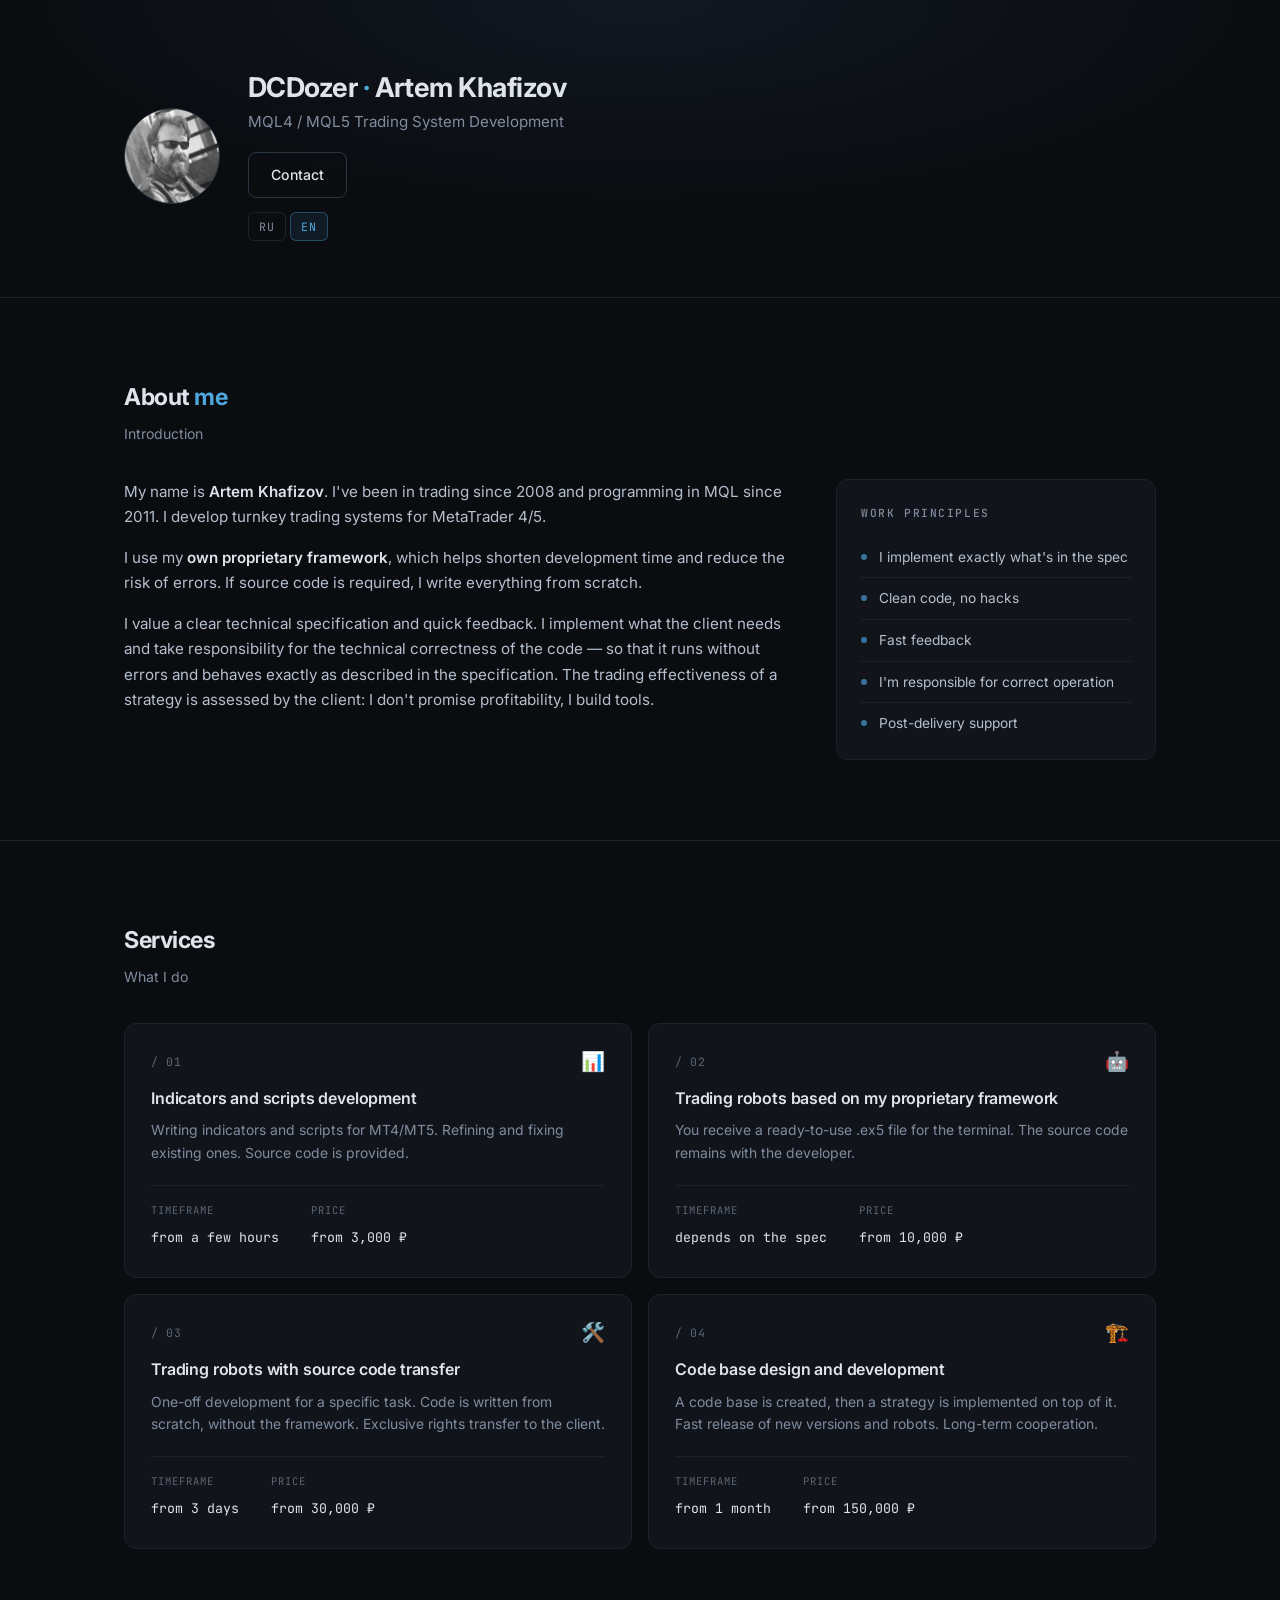
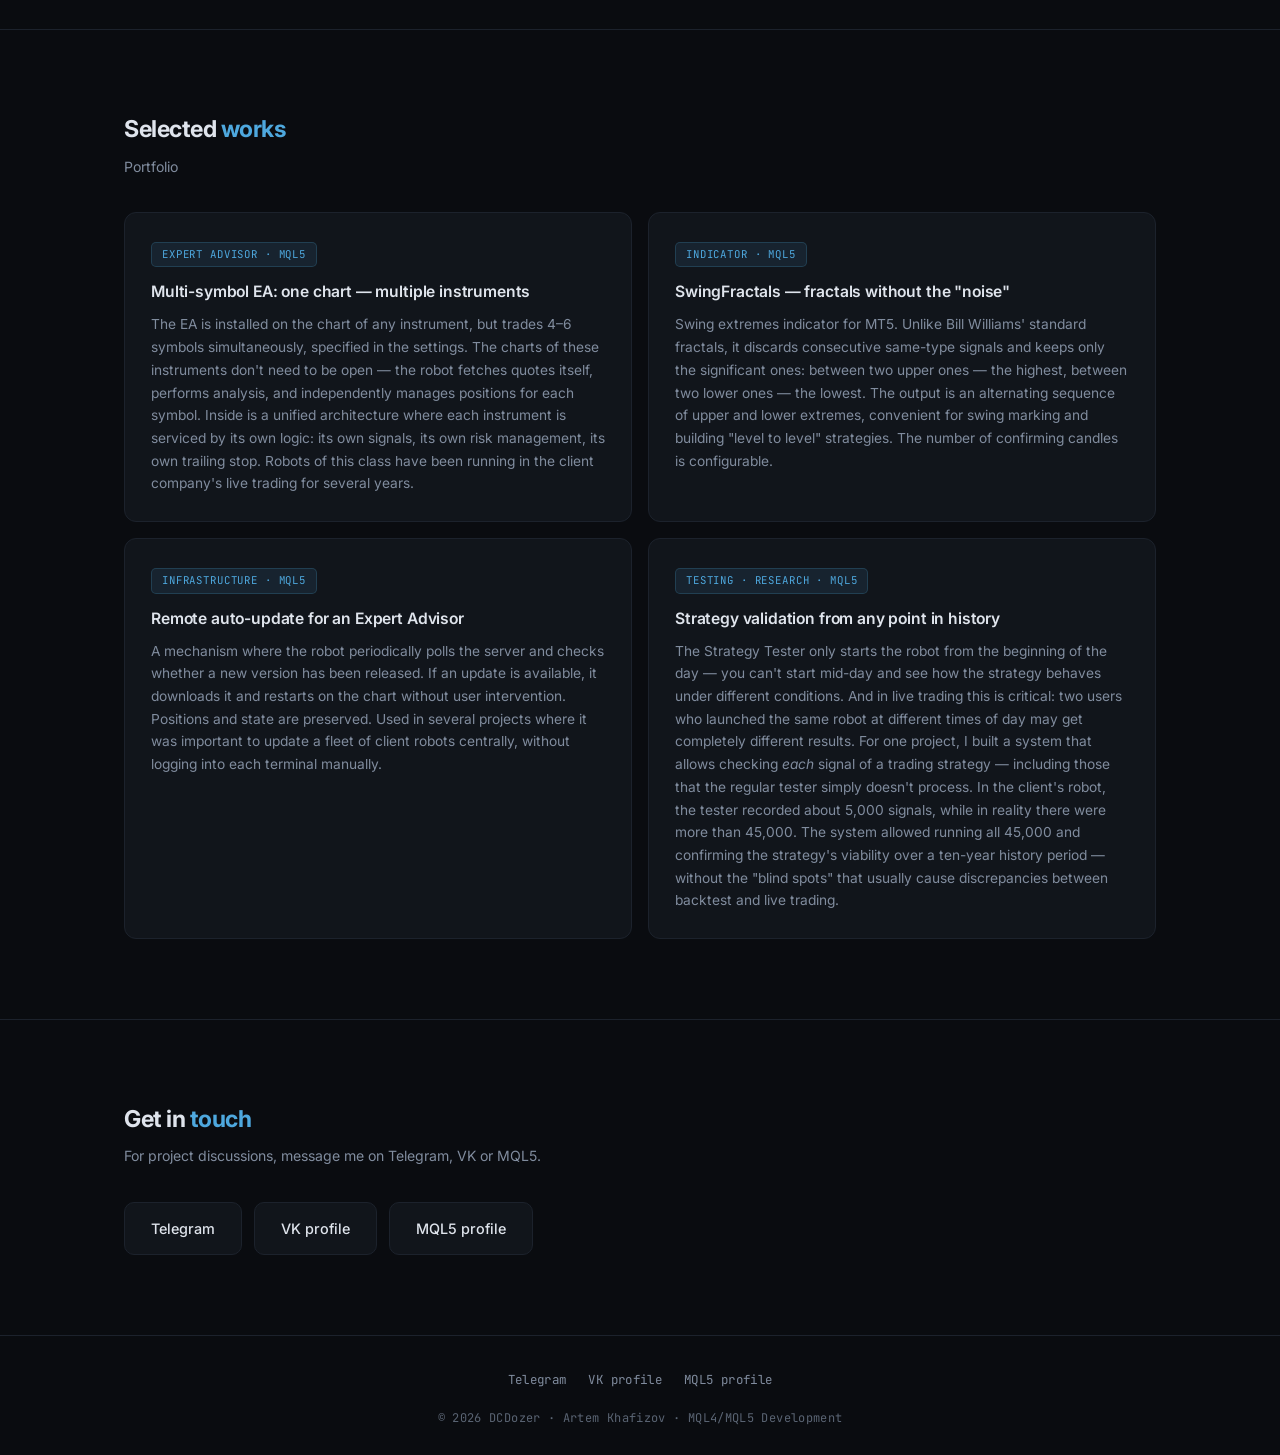
<file: index.html>
<!DOCTYPE html>
<html lang="en" data-root-redirect>
<head>
    <meta charset="UTF-8">
    <meta name="viewport" content="width=device-width, initial-scale=1.0">
	<meta name="google-site-verification" content="gcNnPwMrFQW6bBkkfdleXghTYQS12rYeXDMrEP6nT_M" />
	<title>DCDozer — MQL4/MQL5 Development</title>
    <link rel="icon" href="/favicon.svg" type="image/svg+xml">
	<meta name="robots" content="noindex">
    <script src="lang.js"></script>
    <noscript>
        <meta http-equiv="refresh" content="0; url=en/">
    </noscript>
</head>
<body>
    <p style="font-family:sans-serif;padding:24px;">
        <a href="ru/">Русская версия</a> ·
        <a href="en/">English version</a>
    </p>
</body>
</html>
</file>
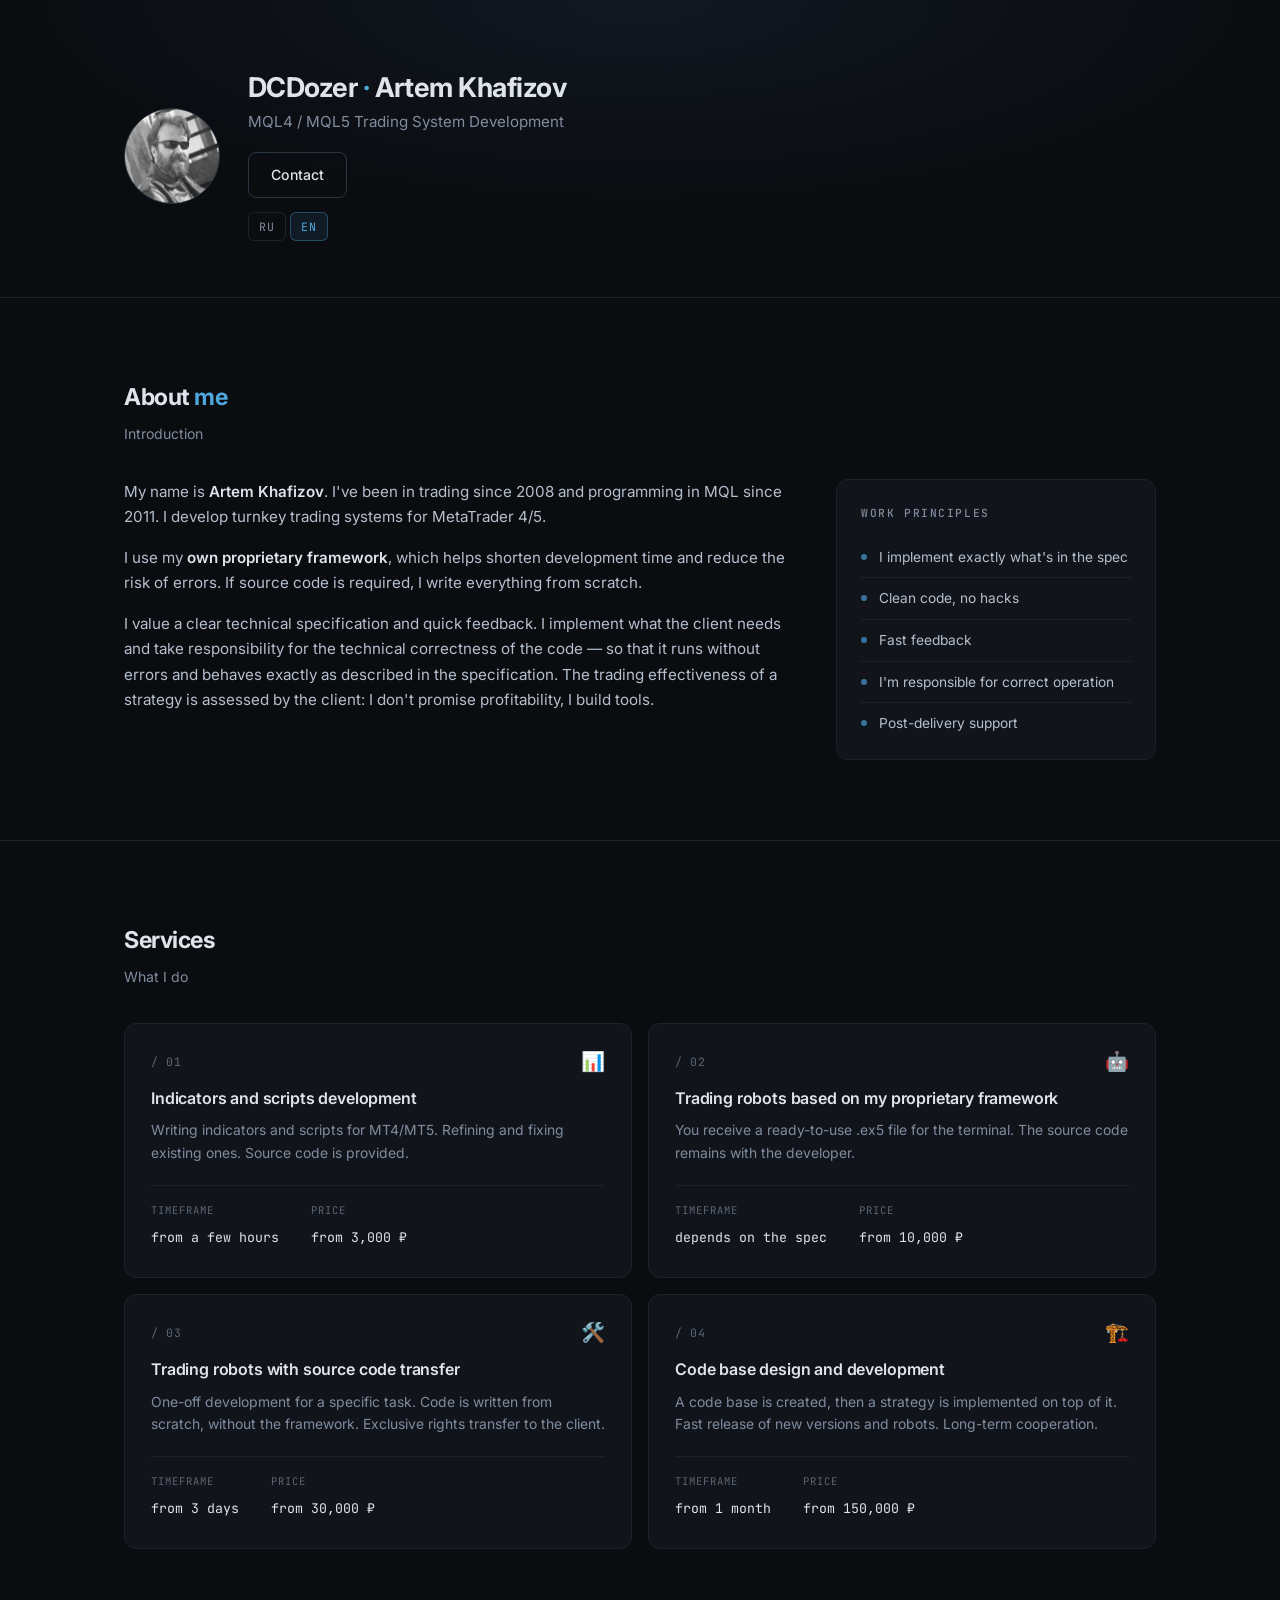
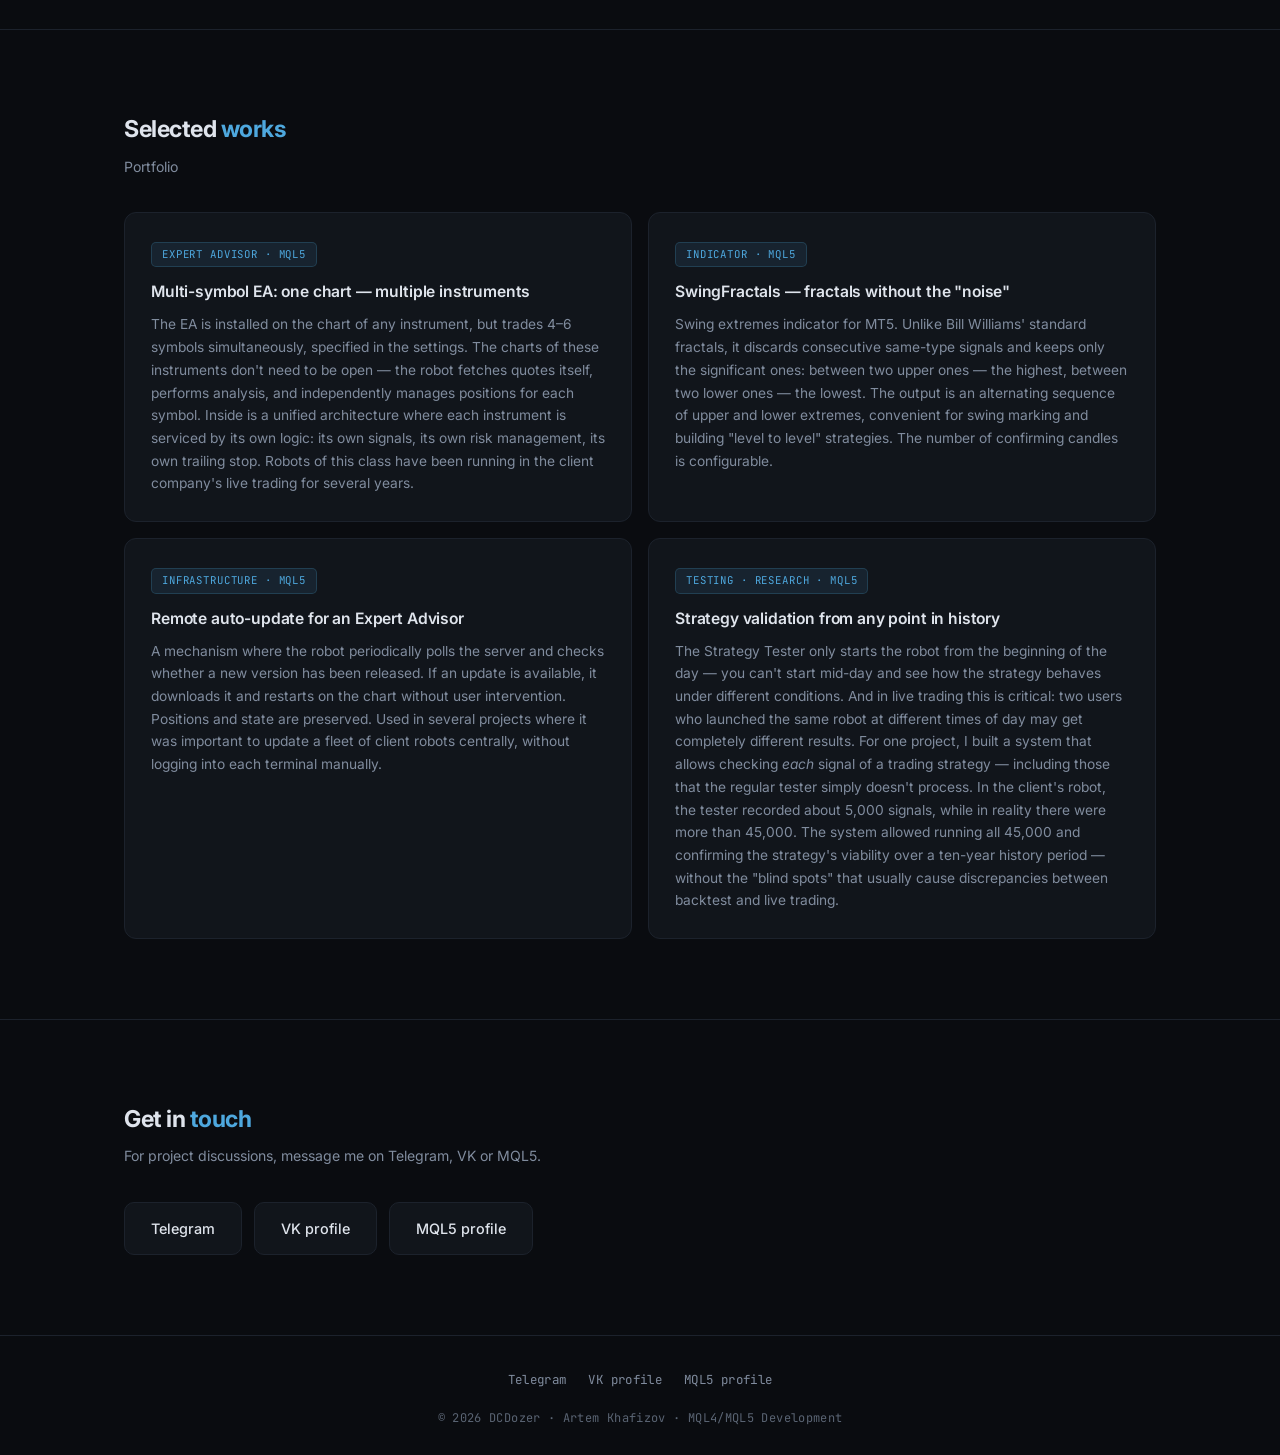
<file: en/index.html>
<!DOCTYPE html>
<html lang="en">
<head>
    <meta charset="UTF-8">
    <meta name="viewport" content="width=device-width, initial-scale=1.0">
	<meta name="google-site-verification" content="gcNnPwMrFQW6bBkkfdleXghTYQS12rYeXDMrEP6nT_M" />
    <title>DCDozer — MQL4/MQL5 Trading System Development</title>
    <meta name="description" content="Development of trading robots, indicators and scripts for MetaTrader 4/5. Automation of trading strategies.">

    <link rel="canonical" href="https://dcdozer.github.io/en/">
    <link rel="alternate" hreflang="ru" href="https://dcdozer.github.io/ru/">
    <link rel="alternate" hreflang="en" href="https://dcdozer.github.io/en/">
    <link rel="alternate" hreflang="x-default" href="https://dcdozer.github.io/en/">
	
	<meta property="og:type" content="website">
	<meta property="og:locale" content="en_US">
	<meta property="og:url" content="https://dcdozer.github.io/en/">
	<meta property="og:title" content="DCDozer — MQL4/MQL5 Trading System Development">
	<meta property="og:description" content="Development of trading robots, indicators and scripts for MetaTrader 4/5. Automation of trading strategies.">
	<meta property="og:image" content="https://dcdozer.github.io/avatar.png">

    <link rel="icon" href="/favicon.svg" type="image/svg+xml">
	
	<link rel="preconnect" href="https://fonts.googleapis.com">
    <link rel="preconnect" href="https://fonts.gstatic.com" crossorigin>
    <link href="https://fonts.googleapis.com/css2?family=Inter:wght@400;500;600;700&family=JetBrains+Mono:wght@400;500&display=swap" rel="stylesheet">

    <link rel="stylesheet" href="../style.css">
	<script data-goatcounter="https://dcdozer.goatcounter.com/count" async src="//gc.zgo.at/count.js"></script>
    <script src="../lang.js"></script>

	<!-- Yandex.Metrika counter -->
	<script type="text/javascript">
	    (function(m,e,t,r,i,k,a){
	        m[i]=m[i]||function(){(m[i].a=m[i].a||[]).push(arguments)};
	        m[i].l=1*new Date();
	        for (var j = 0; j < document.scripts.length; j++) {if (document.scripts[j].src === r) { return; }}
	        k=e.createElement(t),a=e.getElementsByTagName(t)[0],k.async=1,k.src=r,a.parentNode.insertBefore(k,a)
	    })(window, document,'script','https://mc.yandex.ru/metrika/tag.js?id=113107300', 'ym');
	
	    ym(113107300, 'init', {ssr:true, webvisor:true, clickmap:true, ecommerce:"dataLayer", referrer: document.referrer, url: location.href, accurateTrackBounce:true, trackLinks:true});
	</script>
	<noscript><div><img src="https://mc.yandex.ru/watch/113107300" style="position:absolute; left:-9999px;" alt="" /></div></noscript>
	<!-- /Yandex.Metrika counter -->
</head>
<body>

    <!-- ========== HERO ========== -->
    <header>
        <div class="hero-inner">

            <div class="avatar">
                <img src="../avatar.png" alt="DCDozer — Artem Khafizov">
            </div>

            <div>
                <div class="hero-name">DCDozer <span>·</span> Artem Khafizov</div>
                <div class="hero-role">MQL4 / MQL5 Trading System Development</div>

                <div class="hero-actions">
                    <a href="#contact" class="btn btn-ghost">Contact</a>
                </div>

                <div class="lang-switch" aria-label="Language">
                    <a href="../ru/" data-lang="ru">RU</a>
                    <span class="active">EN</span>
                </div>
            </div>

        </div>
    </header>

    <!-- ========== ABOUT ========== -->
    <section id="about">
        <div class="wrap">

            <div class="sec-head reveal">
                <h2>About <span>me</span></h2>
                <p>Introduction</p>
            </div>

            <div class="about-grid">

                <div class="about-text reveal">
                    <p>
                        My name is <span class="hl">Artem Khafizov</span>. I've been in
                        trading since 2008 and programming in MQL since 2011. I develop
                        turnkey trading systems for MetaTrader 4/5.
                    </p>
                    <p>
                        I use my <span class="hl">own proprietary framework</span>, which
                        helps shorten development time and reduce the risk of errors. If
                        source code is required, I write everything from scratch.
                    </p>
                    <p>
                        I value a clear technical specification and quick feedback. I
                        implement what the client needs and take responsibility for the
                        technical correctness of the code — so that it runs without errors
                        and behaves exactly as described in the specification. The trading
                        effectiveness of a strategy is assessed by the client: I don't
                        promise profitability, I build tools.
                    </p>
                </div>

                <aside class="side reveal">
                    <h4>Work principles</h4>
                    <ul>
                        <li>I implement exactly what's in the spec</li>
                        <li>Clean code, no hacks</li>
                        <li>Fast feedback</li>
                        <li>I'm responsible for correct operation</li>
                        <li>Post-delivery support</li>
                    </ul>
                </aside>

            </div>
        </div>
    </section>

    <!-- ========== SERVICES ========== -->
    <section id="services" class="bordered">
        <div class="wrap">

            <div class="sec-head reveal">
                <h2>Services</h2>
                <p>What I do</p>
            </div>

            <div class="svc-grid">

                <div class="svc reveal">
                    <div class="svc-top">
                        <span class="svc-num">/ 01</span>
                        <span class="svc-ico">📊</span>
                    </div>
                    <h3>Indicators and scripts development</h3>
                    <p>Writing indicators and scripts for MT4/MT5. Refining and fixing existing ones. Source code is provided.</p>
                    <div class="svc-meta">
                        <div><span class="k">Timeframe</span><span class="v">from a few hours</span></div>
                        <div><span class="k">Price</span><span class="v">from 3,000 ₽</span></div>
                    </div>
                </div>

                <div class="svc reveal">
                    <div class="svc-top">
                        <span class="svc-num">/ 02</span>
                        <span class="svc-ico">🤖</span>
                    </div>
                    <h3>Trading robots based on my proprietary framework</h3>
                    <p>You receive a ready-to-use .ex5 file for the terminal. The source code remains with the developer.</p>
                    <div class="svc-meta">
                        <div><span class="k">Timeframe</span><span class="v">depends on the spec</span></div>
                        <div><span class="k">Price</span><span class="v">from 10,000 ₽</span></div>
                    </div>
                </div>

                <div class="svc reveal">
                    <div class="svc-top">
                        <span class="svc-num">/ 03</span>
                        <span class="svc-ico">🛠️</span>
                    </div>
                    <h3>Trading robots with source code transfer</h3>
                    <p>One-off development for a specific task. Code is written from scratch, without the framework. Exclusive rights transfer to the client.</p>
                    <div class="svc-meta">
                        <div><span class="k">Timeframe</span><span class="v">from 3 days</span></div>
                        <div><span class="k">Price</span><span class="v">from 30,000 ₽</span></div>
                    </div>
                </div>

                <div class="svc reveal">
                    <div class="svc-top">
                        <span class="svc-num">/ 04</span>
                        <span class="svc-ico">🏗️</span>
                    </div>
                    <h3>Code base design and development</h3>
                    <p>A code base is created, then a strategy is implemented on top of it. Fast release of new versions and robots. Long-term cooperation.</p>
                    <div class="svc-meta">
                        <div><span class="k">Timeframe</span><span class="v">from 1 month</span></div>
                        <div><span class="k">Price</span><span class="v">from 150,000 ₽</span></div>
                    </div>
                </div>

            </div>
        </div>
    </section>

    <!-- ========== PORTFOLIO ========== -->
    <section id="portfolio" class="bordered">
        <div class="wrap">

            <div class="sec-head reveal">
                <h2>Selected <span>works</span></h2>
                <p>Portfolio</p>
            </div>

            <div class="pf-grid">

                <div class="pf reveal">
                    <span class="tag">Expert Advisor · MQL5</span>
                    <h3>Multi-symbol EA: one chart — multiple instruments</h3>
                    <p>
                        The EA is installed on the chart of any instrument, but trades
                        4–6 symbols simultaneously, specified in the settings. The charts
                        of these instruments don't need to be open — the robot fetches
                        quotes itself, performs analysis, and independently manages
                        positions for each symbol. Inside is a unified architecture where
                        each instrument is serviced by its own logic: its own signals,
                        its own risk management, its own trailing stop. Robots of this
                        class have been running in the client company's live trading for
                        several years.
                    </p>
                </div>

                <div class="pf reveal">
                    <span class="tag">Indicator · MQL5</span>
                    <h3>SwingFractals — fractals without the "noise"</h3>
                    <p>
                        Swing extremes indicator for MT5. Unlike Bill Williams' standard
                        fractals, it discards consecutive same-type signals and keeps
                        only the significant ones: between two upper ones — the highest,
                        between two lower ones — the lowest. The output is an alternating
                        sequence of upper and lower extremes, convenient for swing marking
                        and building "level to level" strategies. The number of confirming
                        candles is configurable.
                    </p>
                </div>

                <div class="pf reveal">
                    <span class="tag">Infrastructure · MQL5</span>
                    <h3>Remote auto-update for an Expert Advisor</h3>
                    <p>
                        A mechanism where the robot periodically polls the server and
                        checks whether a new version has been released. If an update is
                        available, it downloads it and restarts on the chart without user
                        intervention. Positions and state are preserved. Used in several
                        projects where it was important to update a fleet of client robots
                        centrally, without logging into each terminal manually.
                    </p>
                </div>

                <div class="pf reveal">
                    <span class="tag">Testing · Research · MQL5</span>
                    <h3>Strategy validation from any point in history</h3>
                    <p>
                        The Strategy Tester only starts the robot from the beginning of
                        the day — you can't start mid-day and see how the strategy behaves
                        under different conditions. And in live trading this is critical:
                        two users who launched the same robot at different times of day
                        may get completely different results. For one project, I built a
                        system that allows checking <em>each</em> signal of a trading
                        strategy — including those that the regular tester simply doesn't
                        process. In the client's robot, the tester recorded about 5,000
                        signals, while in reality there were more than 45,000. The system
                        allowed running all 45,000 and confirming the strategy's viability
                        over a ten-year history period — without the "blind spots" that
                        usually cause discrepancies between backtest and live trading.
                    </p>
                </div>

            </div>
        </div>
    </section>

    <!-- ========== CONTACT ========== -->
    <section id="contact" class="bordered">
        <div class="wrap">

            <div class="sec-head reveal">
                <h2>Get in <span>touch</span></h2>
                <p>For project discussions, message me on Telegram, VK or MQL5.</p>
            </div>

            <div class="contact-links reveal">
                <a href="https://t.me/dcdozer" target="_blank" rel="noopener" class="contact-link">
                    Telegram
                </a>
                <a href="https://vk.com/dcdozer" target="_blank" rel="noopener" class="contact-link">
                    VK profile
                </a>
                <a href="https://www.mql5.com/en/users/dcdozer" target="_blank" rel="noopener" class="contact-link">
                    MQL5 profile
                </a>
            </div>

        </div>
    </section>

    <!-- ========== FOOTER ========== -->
    <footer>
        <div class="wrap footer-inner">

            <div class="footer-links">
                <a href="https://t.me/dcdozer" target="_blank" rel="noopener" class="footer-link">
                    Telegram
                </a>
                <a href="https://vk.com/dcdozer" target="_blank" rel="noopener" class="footer-link">
                    VK profile
                </a>
                <a href="https://www.mql5.com/en/users/dcdozer" target="_blank" rel="noopener" class="footer-link">
                    MQL5 profile
                </a>
            </div>

            <div class="footer-copy">
                © <span id="footer-year"></span> DCDozer · Artem Khafizov · MQL4/MQL5 Development
            </div>

        </div>
    </footer>

    <script src="../script.js"></script>

</body>
</html>
</file>
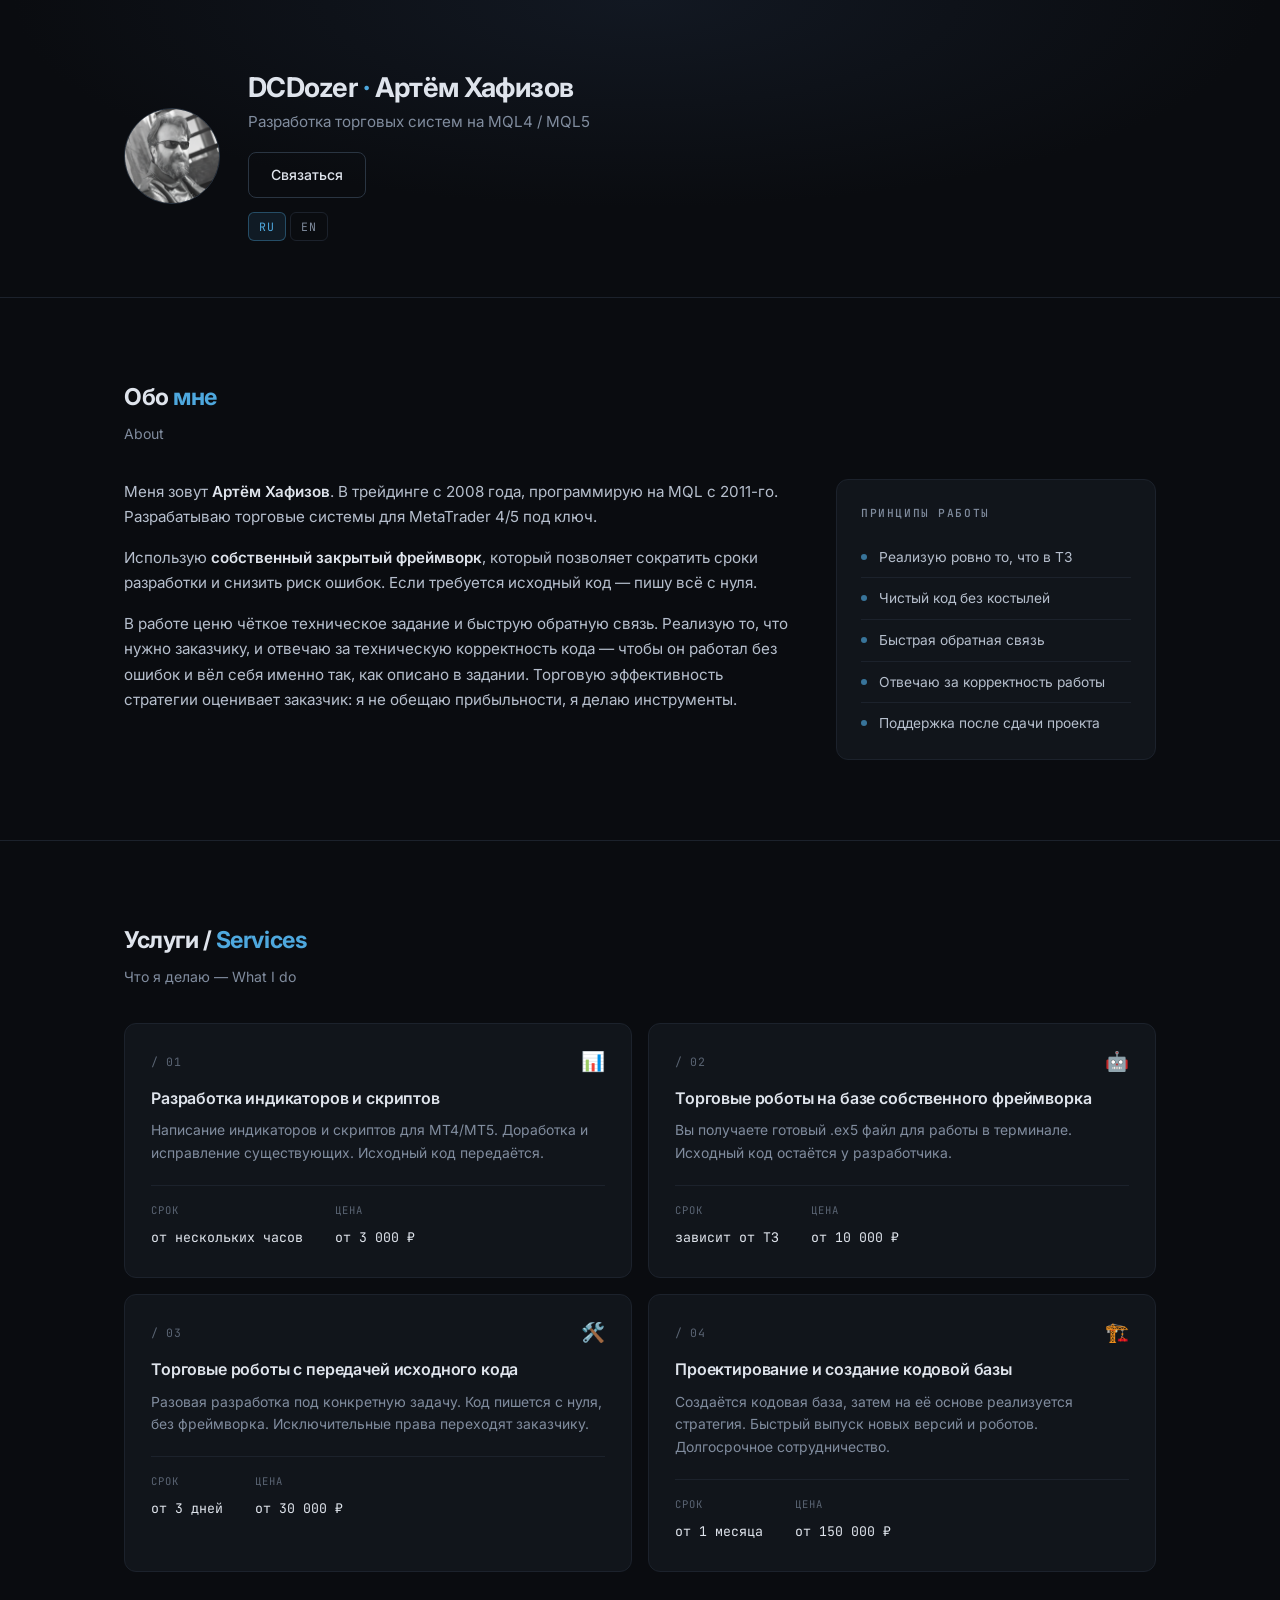
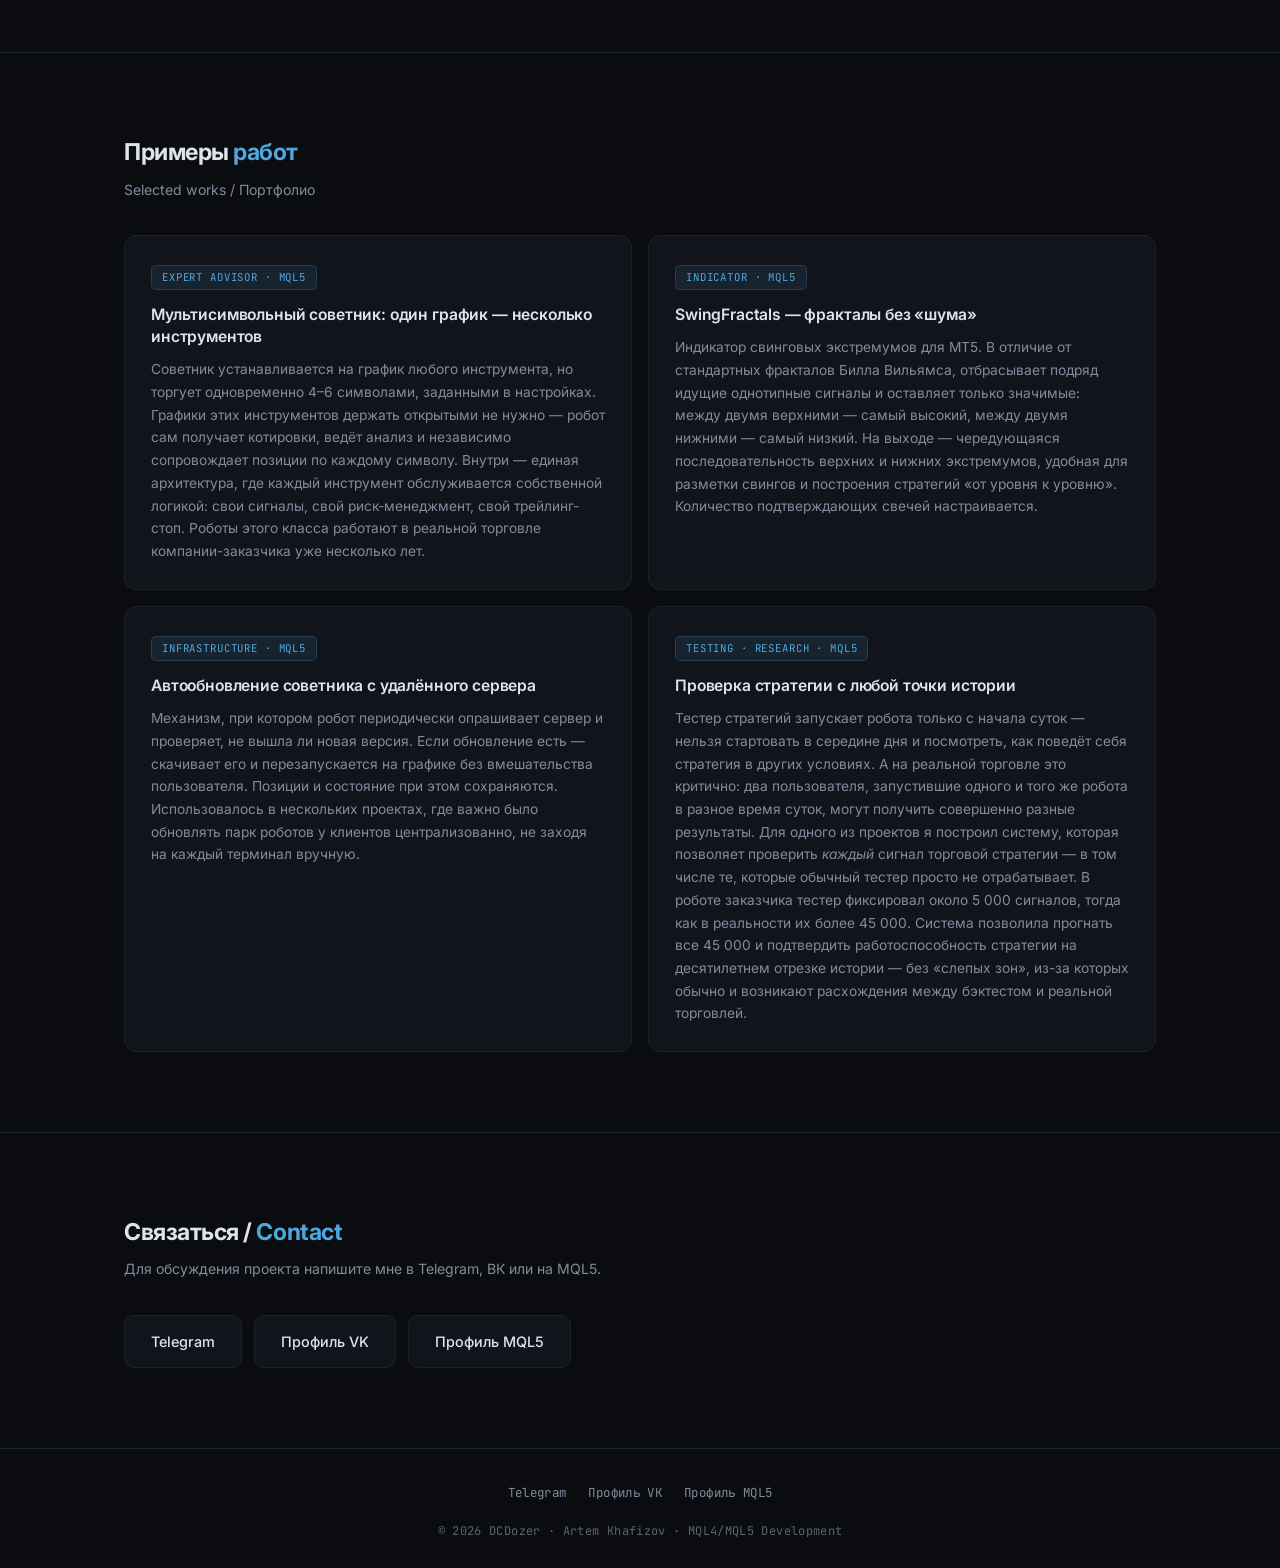
<file: ru/index.html>
<!DOCTYPE html>
<html lang="ru">
<head>
    <meta charset="UTF-8">
    <meta name="viewport" content="width=device-width, initial-scale=1.0">
	<meta name="google-site-verification" content="gcNnPwMrFQW6bBkkfdleXghTYQS12rYeXDMrEP6nT_M" />
    <title>DCDozer — Разработка торговых систем MQL4/MQL5</title>
    <meta name="description" content="Разработка торговых роботов, индикаторов и скриптов для MetaTrader 4/5. Автоматизация торговых стратегий.">

    <link rel="canonical" href="https://dcdozer.github.io/ru/">
    <link rel="alternate" hreflang="ru" href="https://dcdozer.github.io/ru/">
    <link rel="alternate" hreflang="en" href="https://dcdozer.github.io/en/">
    <link rel="alternate" hreflang="x-default" href="https://dcdozer.github.io/en/">

    <meta property="og:type" content="website">
	<meta property="og:locale" content="ru_RU">
	<meta property="og:url" content="https://dcdozer.github.io/ru/">
	<meta property="og:title" content="DCDozer — Разработка торговых систем MQL4/MQL5">
	<meta property="og:description" content="Разработка торговых роботов, индикаторов и скриптов для MetaTrader 4/5. Автоматизация торговых стратегий.">
	<meta property="og:image" content="https://dcdozer.github.io/avatar.png">
	
	<link rel="icon" href="/favicon.svg" type="image/svg+xml">
    
	<link rel="preconnect" href="https://fonts.googleapis.com">
    <link rel="preconnect" href="https://fonts.gstatic.com" crossorigin>
    <link href="https://fonts.googleapis.com/css2?family=Inter:wght@400;500;600;700&family=JetBrains+Mono:wght@400;500&display=swap" rel="stylesheet">

    <link rel="stylesheet" href="../style.css">
	<script data-goatcounter="https://dcdozer.goatcounter.com/count" async src="//gc.zgo.at/count.js"></script>
    <script src="../lang.js"></script>

		<!-- Yandex.Metrika counter -->
	<script type="text/javascript">
	    (function(m,e,t,r,i,k,a){
	        m[i]=m[i]||function(){(m[i].a=m[i].a||[]).push(arguments)};
	        m[i].l=1*new Date();
	        for (var j = 0; j < document.scripts.length; j++) {if (document.scripts[j].src === r) { return; }}
	        k=e.createElement(t),a=e.getElementsByTagName(t)[0],k.async=1,k.src=r,a.parentNode.insertBefore(k,a)
	    })(window, document,'script','https://mc.yandex.ru/metrika/tag.js?id=113107300', 'ym');
	
	    ym(113107300, 'init', {ssr:true, webvisor:true, clickmap:true, ecommerce:"dataLayer", referrer: document.referrer, url: location.href, accurateTrackBounce:true, trackLinks:true});
	</script>
	<noscript><div><img src="https://mc.yandex.ru/watch/113107300" style="position:absolute; left:-9999px;" alt="" /></div></noscript>
	<!-- /Yandex.Metrika counter -->
</head>
<body>

    <!-- ========== ШАПКА ========== -->
    <header>
        <div class="hero-inner">

            <div class="avatar">
                <img src="../avatar.png" alt="DCDozer — Артём Хафизов">
            </div>

            <div>
                <div class="hero-name">DCDozer <span>·</span> Артём Хафизов</div>
                <div class="hero-role">Разработка торговых систем на MQL4 / MQL5</div>

                <div class="hero-actions">
                    <a href="#contact" class="btn btn-ghost">Связаться</a>
                </div>

                <div class="lang-switch" aria-label="Язык">
                    <span class="active">RU</span>
                    <a href="../en/" data-lang="en">EN</a>
                </div>
            </div>

        </div>
    </header>

    <!-- ========== О СЕБЕ ========== -->
    <section id="about">
        <div class="wrap">

            <div class="sec-head reveal">
                <h2>Обо <span>мне</span></h2>
                <p>About</p>
            </div>

            <div class="about-grid">

                <div class="about-text reveal">
                    <p>
                        Меня зовут <span class="hl">Артём Хафизов</span>. В трейдинге
                        с 2008 года, программирую на MQL с 2011-го. Разрабатываю торговые
                        системы для MetaTrader 4/5 под ключ.
                    </p>
                    <p>
                        Использую <span class="hl">собственный закрытый фреймворк</span>, который
                        позволяет сократить сроки разработки и снизить риск ошибок. Если требуется
                        исходный код — пишу всё с нуля.
                    </p>
                    <p>
                        В работе ценю чёткое техническое задание и быструю обратную связь.
                        Реализую то, что нужно заказчику, и отвечаю за техническую корректность
                        кода — чтобы он работал без ошибок и вёл себя именно так, как описано
                        в задании. Торговую эффективность стратегии оценивает заказчик:
                        я не обещаю прибыльности, я делаю инструменты.
                    </p>
                </div>

                <aside class="side reveal">
                    <h4>Принципы работы</h4>
                    <ul>
                        <li>Реализую ровно то, что в ТЗ</li>
                        <li>Чистый код без костылей</li>
                        <li>Быстрая обратная связь</li>
                        <li>Отвечаю за корректность работы</li>
                        <li>Поддержка после сдачи проекта</li>
                    </ul>
                </aside>

            </div>
        </div>
    </section>

    <!-- ========== УСЛУГИ ========== -->
    <section id="services" class="bordered">
        <div class="wrap">

            <div class="sec-head reveal">
                <h2>Услуги / <span>Services</span></h2>
                <p>Что я делаю — What I do</p>
            </div>

            <div class="svc-grid">

                <div class="svc reveal">
                    <div class="svc-top">
                        <span class="svc-num">/ 01</span>
                        <span class="svc-ico">📊</span>
                    </div>
                    <h3>Разработка индикаторов и скриптов</h3>
                    <p>Написание индикаторов и скриптов для MT4/MT5. Доработка и исправление существующих. Исходный код передаётся.</p>
                    <div class="svc-meta">
                        <div><span class="k">Срок</span><span class="v">от нескольких часов</span></div>
                        <div><span class="k">Цена</span><span class="v">от 3 000 ₽</span></div>
                    </div>
                </div>

                <div class="svc reveal">
                    <div class="svc-top">
                        <span class="svc-num">/ 02</span>
                        <span class="svc-ico">🤖</span>
                    </div>
                    <h3>Торговые роботы на базе собственного фреймворка</h3>
                    <p>Вы получаете готовый .ex5 файл для работы в терминале. Исходный код остаётся у разработчика.</p>
                    <div class="svc-meta">
                        <div><span class="k">Срок</span><span class="v">зависит от ТЗ</span></div>
                        <div><span class="k">Цена</span><span class="v">от 10 000 ₽</span></div>
                    </div>
                </div>

                <div class="svc reveal">
                    <div class="svc-top">
                        <span class="svc-num">/ 03</span>
                        <span class="svc-ico">🛠️</span>
                    </div>
                    <h3>Торговые роботы с передачей исходного кода</h3>
                    <p>Разовая разработка под конкретную задачу. Код пишется с нуля, без фреймворка. Исключительные права переходят заказчику.</p>
                    <div class="svc-meta">
                        <div><span class="k">Срок</span><span class="v">от 3 дней</span></div>
                        <div><span class="k">Цена</span><span class="v">от 30 000 ₽</span></div>
                    </div>
                </div>

                <div class="svc reveal">
                    <div class="svc-top">
                        <span class="svc-num">/ 04</span>
                        <span class="svc-ico">🏗️</span>
                    </div>
                    <h3>Проектирование и создание кодовой базы</h3>
                    <p>Создаётся кодовая база, затем на её основе реализуется стратегия. Быстрый выпуск новых версий и роботов. Долгосрочное сотрудничество.</p>
                    <div class="svc-meta">
                        <div><span class="k">Срок</span><span class="v">от 1 месяца</span></div>
                        <div><span class="k">Цена</span><span class="v">от 150 000 ₽</span></div>
                    </div>
                </div>

            </div>
        </div>
    </section>

    <!-- ========== ПОРТФОЛИО ========== -->
    <section id="portfolio" class="bordered">
        <div class="wrap">

            <div class="sec-head reveal">
                <h2>Примеры <span>работ</span></h2>
                <p>Selected works / Портфолио</p>
            </div>

            <div class="pf-grid">

                <div class="pf reveal">
                    <span class="tag">Expert Advisor · MQL5</span>
                    <h3>Мультисимвольный советник: один график — несколько инструментов</h3>
                    <p>
                        Советник устанавливается на график любого инструмента, но торгует
                        одновременно 4–6 символами, заданными в настройках. Графики этих
                        инструментов держать открытыми не нужно — робот сам получает котировки,
                        ведёт анализ и независимо сопровождает позиции по каждому символу.
                        Внутри — единая архитектура, где каждый инструмент обслуживается
                        собственной логикой: свои сигналы, свой риск-менеджмент, свой трейлинг-стоп.
                        Роботы этого класса работают в реальной торговле компании-заказчика
                        уже несколько лет.
                    </p>
                </div>

                <div class="pf reveal">
                    <span class="tag">Indicator · MQL5</span>
                    <h3>SwingFractals — фракталы без «шума»</h3>
                    <p>
                        Индикатор свинговых экстремумов для MT5. В отличие от стандартных фракталов
                        Билла Вильямса, отбрасывает подряд идущие однотипные сигналы и оставляет
                        только значимые: между двумя верхними — самый высокий, между двумя нижними —
                        самый низкий. На выходе — чередующаяся последовательность верхних и нижних
                        экстремумов, удобная для разметки свингов и построения стратегий
                        «от уровня к уровню». Количество подтверждающих свечей настраивается.
                    </p>
                </div>

                <div class="pf reveal">
                    <span class="tag">Infrastructure · MQL5</span>
                    <h3>Автообновление советника с удалённого сервера</h3>
                    <p>
                        Механизм, при котором робот периодически опрашивает сервер и проверяет,
                        не вышла ли новая версия. Если обновление есть — скачивает его и
                        перезапускается на графике без вмешательства пользователя. Позиции и
                        состояние при этом сохраняются. Использовалось в нескольких проектах,
                        где важно было обновлять парк роботов у клиентов централизованно,
                        не заходя на каждый терминал вручную.
                    </p>
                </div>

                <div class="pf reveal">
                    <span class="tag">Testing · Research · MQL5</span>
                    <h3>Проверка стратегии с любой точки истории</h3>
                    <p>
                        Тестер стратегий запускает робота только с начала суток — нельзя
                        стартовать в середине дня и посмотреть, как поведёт себя стратегия
                        в других условиях. А на реальной торговле это критично: два
                        пользователя, запустившие одного и того же робота в разное время
                        суток, могут получить совершенно разные результаты.
                        Для одного из проектов я построил систему, которая позволяет
                        проверить <em>каждый</em> сигнал торговой стратегии — в том числе
                        те, которые обычный тестер просто не отрабатывает. В роботе
                        заказчика тестер фиксировал около 5 000 сигналов, тогда как в
                        реальности их более 45 000. Система позволила прогнать все
                        45 000 и подтвердить работоспособность стратегии на десятилетнем
                        отрезке истории — без «слепых зон», из-за которых обычно и
                        возникают расхождения между бэктестом и реальной торговлей.
                    </p>
                </div>

            </div>
        </div>
    </section>

    <!-- ========== КОНТАКТЫ ========== -->
    <section id="contact" class="bordered">
        <div class="wrap">

            <div class="sec-head reveal">
                <h2>Связаться / <span>Contact</span></h2>
                <p>Для обсуждения проекта напишите мне в Telegram, ВК или на MQL5.</p>
            </div>

            <div class="contact-links reveal">
                <a href="https://t.me/dcdozer" target="_blank" rel="noopener" class="contact-link">
                    Telegram
                </a>
                <a href="https://vk.com/dcdozer" target="_blank" rel="noopener" class="contact-link">
                    Профиль VK
                </a>
                <a href="https://www.mql5.com/ru/users/dcdozer" target="_blank" rel="noopener" class="contact-link">
                    Профиль MQL5
                </a>
            </div>

        </div>
    </section>

    <!-- ========== ПОДВАЛ ========== -->
    <footer>
        <div class="wrap footer-inner">

            <div class="footer-links">
                <a href="https://t.me/dcdozer" target="_blank" rel="noopener" class="footer-link">
                    Telegram
                </a>
                <a href="https://vk.com/dcdozer" target="_blank" rel="noopener" class="footer-link">
                    Профиль VK
                </a>
                <a href="https://www.mql5.com/ru/users/dcdozer" target="_blank" rel="noopener" class="footer-link">
                    Профиль MQL5
                </a>
            </div>

            <div class="footer-copy">
                © <span id="footer-year"></span> DCDozer · Artem Khafizov · MQL4/MQL5 Development
            </div>

        </div>
    </footer>

    <script src="../script.js"></script>

</body>
</html>
</file>
<file: style.css>
/* =========================================================
   DCDozer — тёмная тема, спокойный инженерный стиль
   ========================================================= */

/* ---------- Переменные ---------- */
:root{
    --bg:           #0a0c10;      /* основной фон                  */
    --panel:        #11151b;      /* фон карточек                  */
    --panel-h:      #141922;      /* фон карточки при наведении    */
    --border:       #1c222c;      /* обычная граница               */
    --border-h:     #2a3542;      /* граница при наведении         */
    --text:         #dfe4ec;      /* основной текст                */
    --muted:        #808c9e;      /* приглушённый текст            */
    --dim:          #5a6473;      /* самый тихий текст             */
    --accent:       #4ea8de;      /* акцент                        */
    --accent-soft:  rgba(78,168,222,.10);
    --radius:       12px;

    --sans: 'Inter', system-ui, -apple-system, 'Segoe UI', Roboto, sans-serif;
    --mono: 'JetBrains Mono', ui-monospace, SFMono-Regular, Menlo, monospace;
}

/* ---------- Сброс ---------- */
*,*::before,*::after{
    box-sizing:border-box;
    margin:0;
    padding:0;
}

html{
    scroll-behavior:smooth;
}

body{
    font-family:var(--sans);
    background:var(--bg);
    color:var(--text);
    line-height:1.65;
    -webkit-font-smoothing:antialiased;
}

a{
    color:var(--accent);
    text-decoration:none;
}

img{
    display:block;
    max-width:100%;
}

/* ---------- Общая обёртка и секции ---------- */
.wrap{
    max-width:1080px;
    margin:0 auto;
    padding:0 24px;
}

section{
    scroll-margin-top:80px;   /* чтобы якорные ссылки не прятались под шапкой */
    padding:80px 0;
}

/* Класс для секций, у которых нужна линия сверху */
.bordered{
    border-top:1px solid var(--border);
}

/* ---------- Шапка ---------- */
header{
    padding:72px 0 56px;
    border-bottom:1px solid var(--border);
    background:radial-gradient(ellipse 70% 100% at 50% 0%, #121822 0%, transparent 70%);
}

.hero-inner{
    display:flex;
    gap:28px;
    align-items:center;
    max-width:1080px;
    margin:0 auto;
    padding:0 24px;
}

.avatar{
    width:96px;
    height:96px;
    border-radius:50%;
    overflow:hidden;
    border:1px solid var(--border-h);
    flex-shrink:0;
    background:#161b23;
}

.avatar img{
    width:100%;
    height:100%;
    object-fit:cover;
}

.hero-name{
    font-size:1.7rem;
    font-weight:700;
    letter-spacing:-.02em;
    line-height:1.15;
    margin-bottom:6px;
}

.hero-name span{
    color:var(--accent);
}

.hero-role{
    color:var(--muted);
    font-size:.95rem;
    margin-bottom:18px;
}

.hero-actions{
    display:flex;
    gap:12px;
    flex-wrap:wrap;
}

/* ---------- Переключатель языка ---------- */
.lang-switch{
    display:inline-flex;
    gap:4px;
    font-family:var(--mono);
    font-size:.72rem;
    letter-spacing:.08em;
    margin-top:14px;
}

.lang-switch a,
.lang-switch .active{
    padding:4px 10px;
    border-radius:6px;
    border:1px solid var(--border);
    text-decoration:none;
}

.lang-switch .active{
    color:var(--accent);
    border-color:rgba(78,168,222,.35);
    background:var(--accent-soft);
}

.lang-switch a{
    color:var(--muted);
}
.lang-switch a:hover{
    color:var(--text);
    border-color:var(--border-h);
}

/* ---------- Кнопки ---------- */
.btn{
    display:inline-flex;
    align-items:center;
    gap:8px;
    padding:10px 22px;
    border-radius:8px;
    font-size:.88rem;
    font-weight:500;
    border:1px solid transparent;
    cursor:pointer;
    transition:background .2s, border-color .2s, color .2s, transform .2s;
}

.btn-primary{
    background:var(--accent);
    color:#06111c;
    font-weight:600;
}
.btn-primary:hover{
    background:#6bb9e6;
    transform:translateY(-1px);
}

.btn-ghost{
    border-color:var(--border-h);
    color:var(--text);
}
.btn-ghost:hover{
    border-color:var(--accent);
    color:var(--accent);
}

/* ---------- Заголовки секций ---------- */
.sec-head{
    margin-bottom:34px;
}

.sec-head h2{
    font-size:1.45rem;
    font-weight:700;
    letter-spacing:-.02em;
    margin-bottom:6px;
}

.sec-head h2 span{
    color:var(--accent);
}

.sec-head p{
    color:var(--muted);
    font-size:.88rem;
}

/* ---------- Обо мне ---------- */
.about-grid{
    display:grid;
    grid-template-columns:1.35fr .65fr;
    gap:48px;
    align-items:start;
}

.about-text p{
    color:#b6bfcd;
    font-size:.95rem;
    margin-bottom:16px;
}
.about-text p:last-child{
    margin-bottom:0;
}

/* .hl — выделение имени, стажа, ключевых фраз */
.hl{
    color:var(--text);
    font-weight:600;
}

/* Боковая панель «Принципы работы» */
.side{
    background:var(--panel);
    border:1px solid var(--border);
    border-radius:var(--radius);
    padding:24px;
}

.side h4{
    font-family:var(--mono);
    font-size:.7rem;
    font-weight:500;
    letter-spacing:.14em;
    text-transform:uppercase;
    color:var(--muted);
    margin-bottom:14px;
}

.side ul{
    list-style:none;
}

.side li{
    font-size:.86rem;
    color:#b6bfcd;
    padding:9px 0 9px 18px;
    position:relative;
    border-bottom:1px solid var(--border);
}
.side li:last-child{
    border-bottom:none;
    padding-bottom:0;
}
.side li::before{
    content:'';
    position:absolute;
    left:0;
    top:17px;
    width:6px;
    height:6px;
    border-radius:50%;
    background:var(--accent);
    opacity:.65;
}

/* ---------- Услуги ---------- */
.svc-grid{
    display:grid;
    grid-template-columns:repeat(2,1fr);
    gap:16px;
}

.svc{
    background:var(--panel);
    border:1px solid var(--border);
    border-radius:var(--radius);
    padding:28px 26px;
    transition:border-color .22s, background .22s, transform .22s;
}
.svc:hover{
    border-color:var(--border-h);
    background:var(--panel-h);
    transform:translateY(-2px);
}

.svc-top{
    display:flex;
    align-items:center;
    justify-content:space-between;
    margin-bottom:16px;
}

.svc-num{
    font-family:var(--mono);
    font-size:.72rem;
    color:var(--dim);
    letter-spacing:.06em;
}

.svc-ico{
    font-size:1.2rem;
    line-height:1;
}

.svc h3{
    font-size:1rem;
    font-weight:600;
    letter-spacing:-.01em;
    margin-bottom:10px;
    line-height:1.4;
}

.svc p{
    font-size:.87rem;
    color:var(--muted);
}

/* Блок «срок / цена» внизу карточки */
.svc-meta{
    display:flex;
    gap:32px;
    margin-top:20px;
    padding-top:16px;
    border-top:1px solid var(--border);
}

.svc-meta .k{
    display:block;
    font-family:var(--mono);
    font-size:.66rem;
    text-transform:uppercase;
    letter-spacing:.1em;
    color:var(--dim);
    margin-bottom:3px;
}

.svc-meta .v{
    font-family:var(--mono);
    font-size:.83rem;
    color:var(--text);
}

/* ---------- Портфолио ---------- */
.pf-grid{
    display:grid;
    grid-template-columns:repeat(2,1fr);
    gap:16px;
}

.pf{
    background:var(--panel);
    border:1px solid var(--border);
    border-radius:var(--radius);
    padding:26px;
    transition:border-color .22s, background .22s, transform .22s;
}
.pf:hover{
    border-color:var(--border-h);
    background:var(--panel-h);
    transform:translateY(-2px);
}

.tag{
    display:inline-block;
    font-family:var(--mono);
    font-size:.67rem;
    letter-spacing:.08em;
    text-transform:uppercase;
    color:var(--accent);
    background:var(--accent-soft);
    border:1px solid rgba(78,168,222,.2);
    padding:3px 10px;
    border-radius:5px;
    margin-bottom:14px;
}

.pf h3{
    font-size:.98rem;
    font-weight:600;
    letter-spacing:-.01em;
    margin-bottom:10px;
    line-height:1.4;
}

.pf p{
    font-size:.86rem;
    color:var(--muted);
}

/* ---------- Контакты ---------- */
.contact-links{
    display:flex;
    gap:12px;
    flex-wrap:wrap;
    margin-top:8px;
}

.contact-link{
    display:inline-flex;
    align-items:center;
    background:var(--panel);
    border:1px solid var(--border);
    border-radius:10px;
    padding:14px 26px;
    color:var(--text);
    font-size:.9rem;
    font-weight:500;
    transition:border-color .2s, transform .2s;
}
.contact-link:hover{
    border-color:var(--accent);
    color:var(--text);
    transform:translateY(-1px);
}

/* ---------- Футер ---------- */
footer{
    border-top:1px solid var(--border);
    padding:34px 0 26px;
    font-family:var(--mono);
    font-size:.75rem;
    color:var(--dim);
    letter-spacing:.03em;
}

.footer-inner{
    display:flex;
    flex-direction:column;
    align-items:center;
    gap:18px;
    text-align:center;
}

.footer-links{
    display:flex;
    gap:22px;
    flex-wrap:wrap;
    justify-content:center;
}

.footer-link{
    color:var(--muted);
    font-size:.78rem;
    transition:color .2s;
}
.footer-link:hover{
    color:var(--accent);
}

.footer-copy{
    color:var(--dim);
}

/* ---------- Появление при скролле ---------- */
.reveal{
    opacity:0;
    transform:translateY(16px);
    transition:opacity .6s ease, transform .6s ease;
}
.reveal.in{
    opacity:1;
    transform:none;
}

/* ---------- Адаптив ---------- */
@media (max-width:900px){
    .about-grid{
        grid-template-columns:1fr;
        gap:32px;
    }
    .svc-grid,
    .pf-grid{
        grid-template-columns:1fr;
    }
}

@media (max-width:600px){
    header{
        padding:52px 0 40px;
    }

    /* На узких экранах аватар уходит наверх, текст — по центру */
    .hero-inner{
        flex-direction:column;
        text-align:center;
        gap:20px;
    }
    .hero-actions{
        justify-content:center;
    }
    .hero-name{
        font-size:1.4rem;
    }

    section{
        padding:60px 0;
    }

    .svc,
    .pf{
        padding:22px 20px;
    }
    .svc-meta{
        gap:22px;
    }

    .contact-links .contact-link{
        width:100%;
        justify-content:center;
    }
}
</file>
